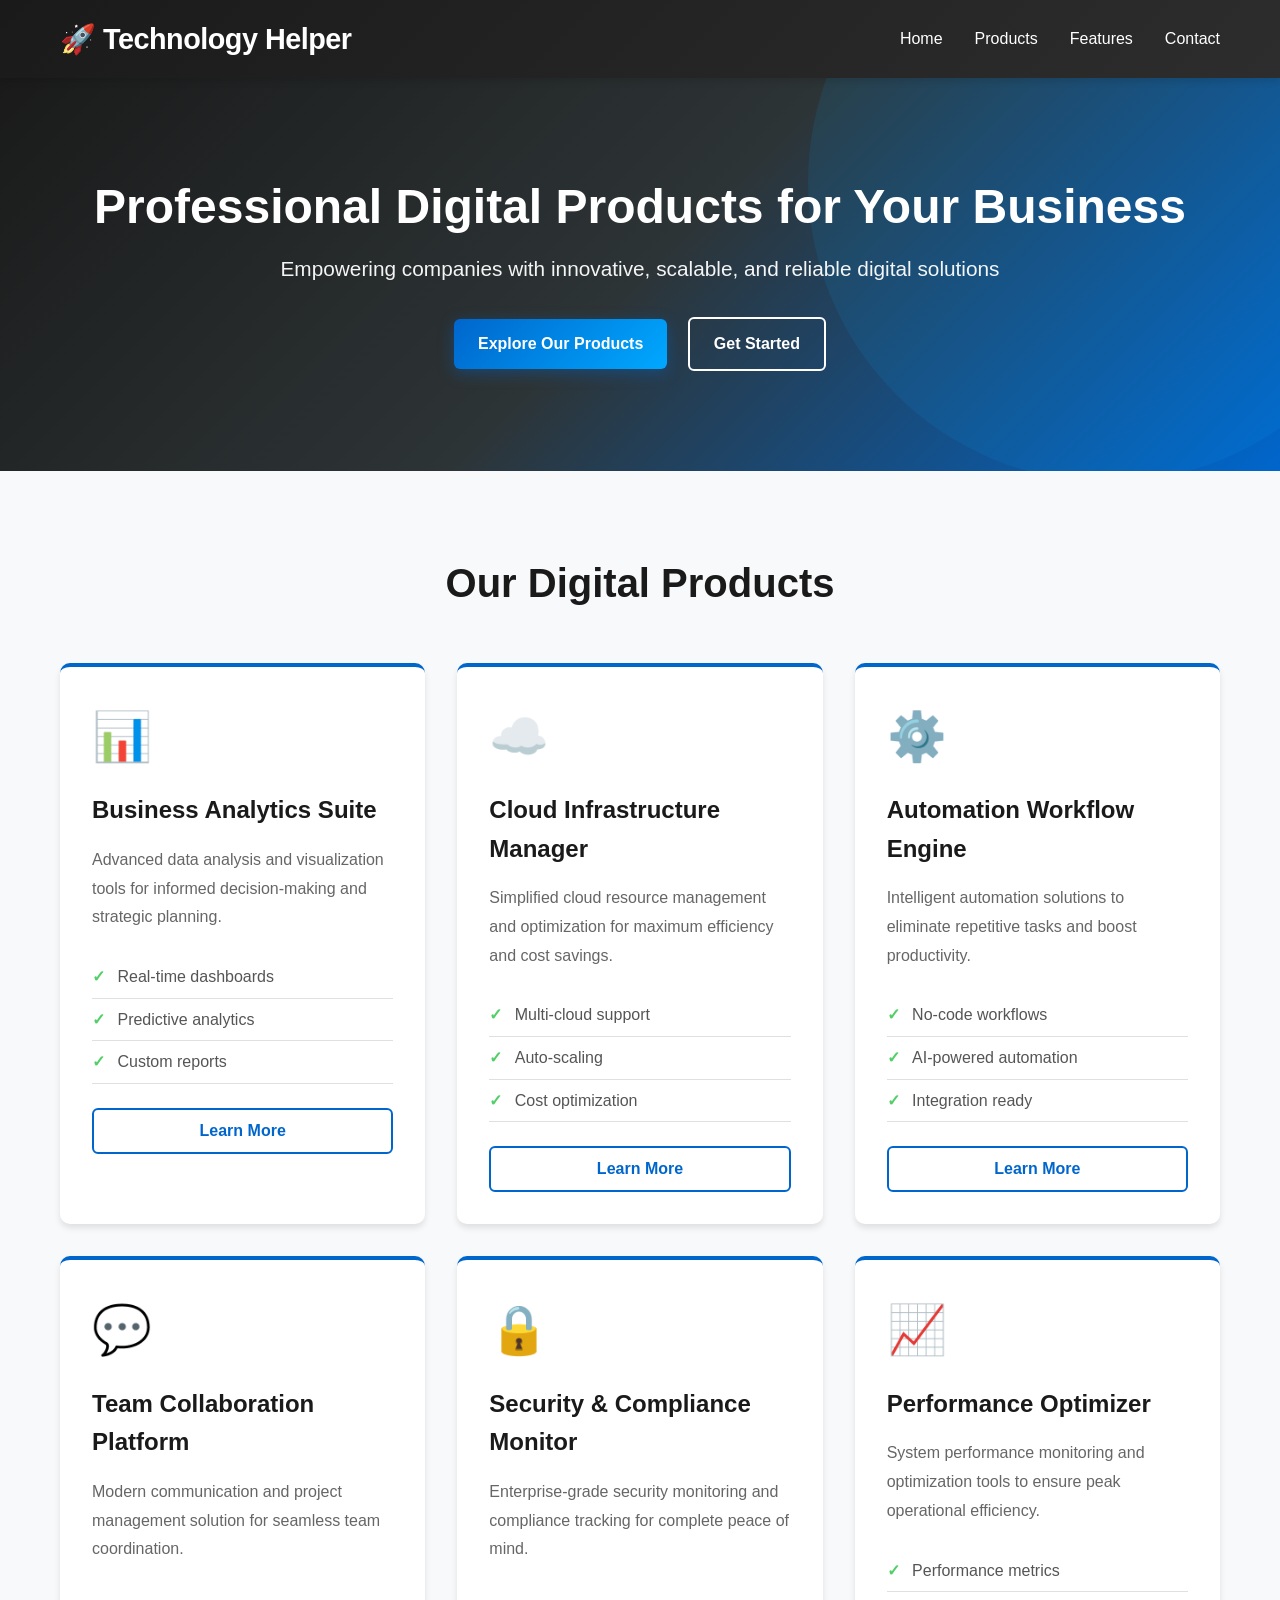
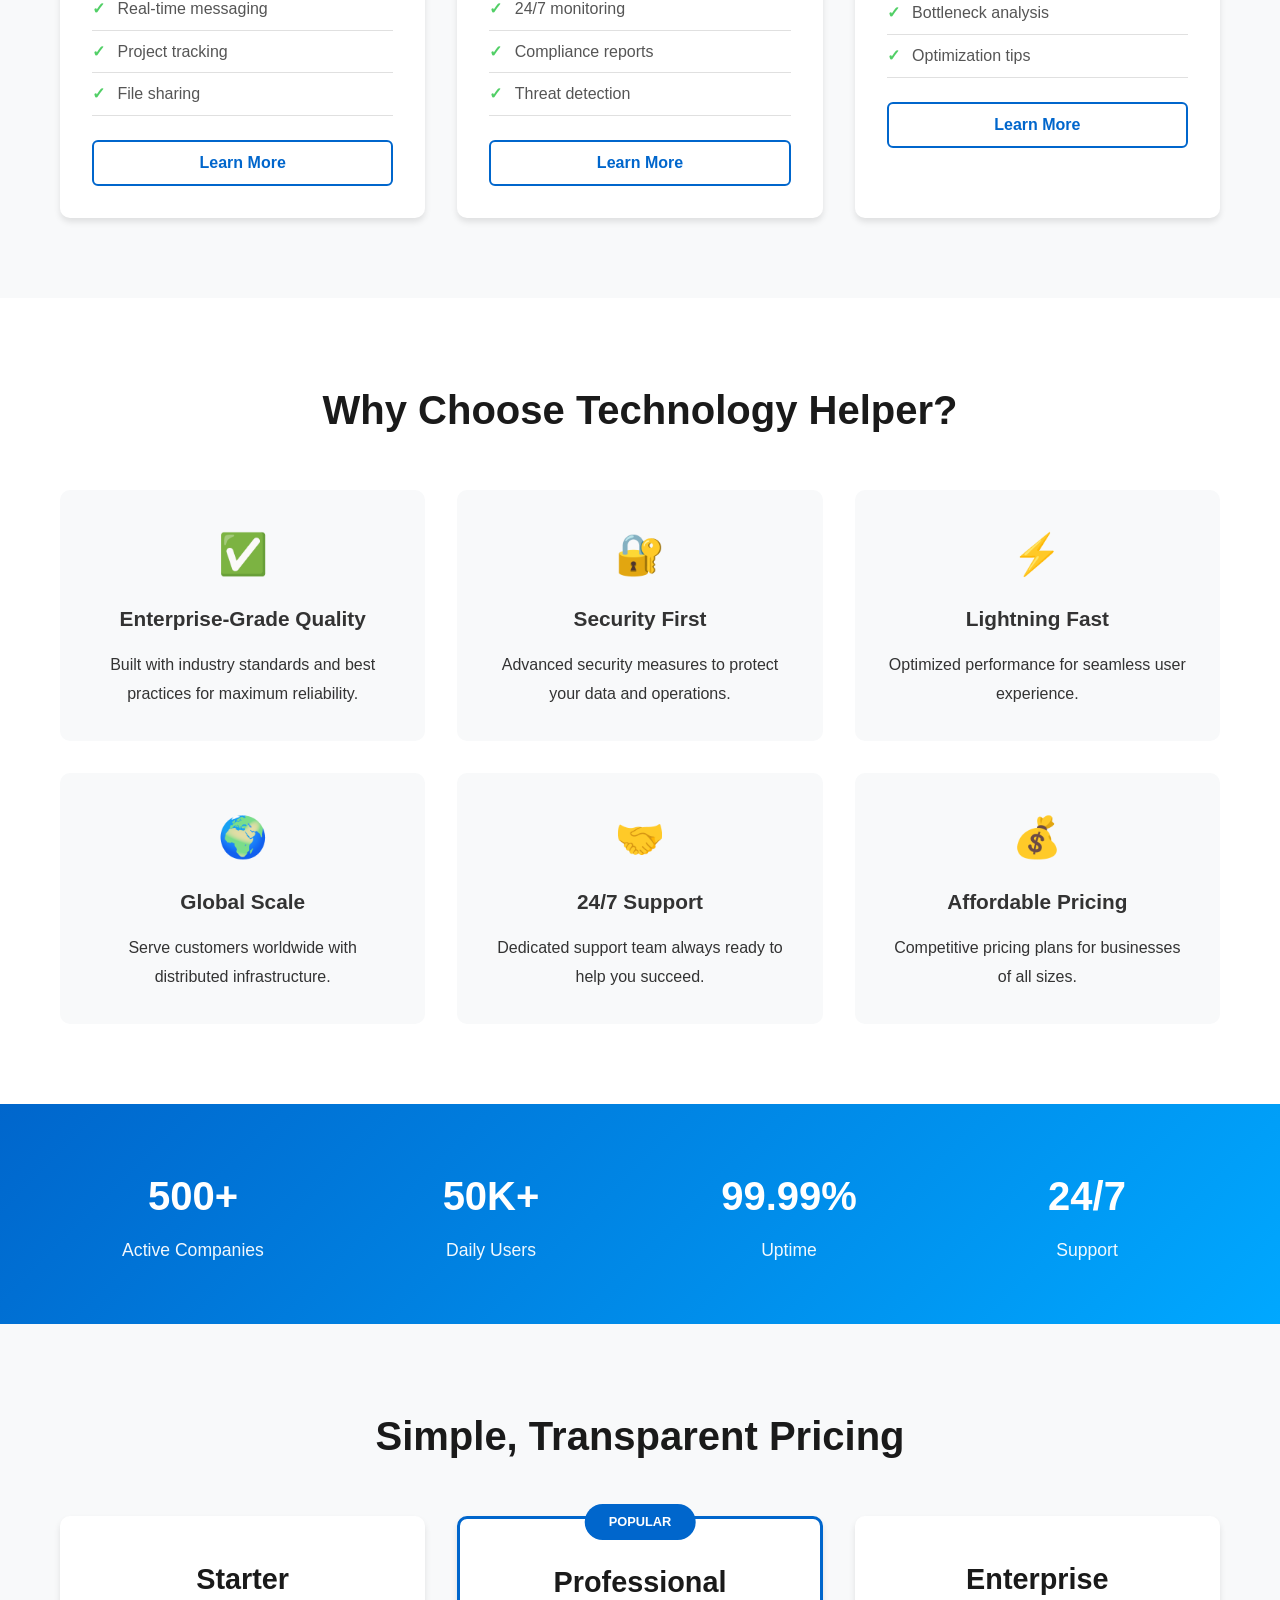
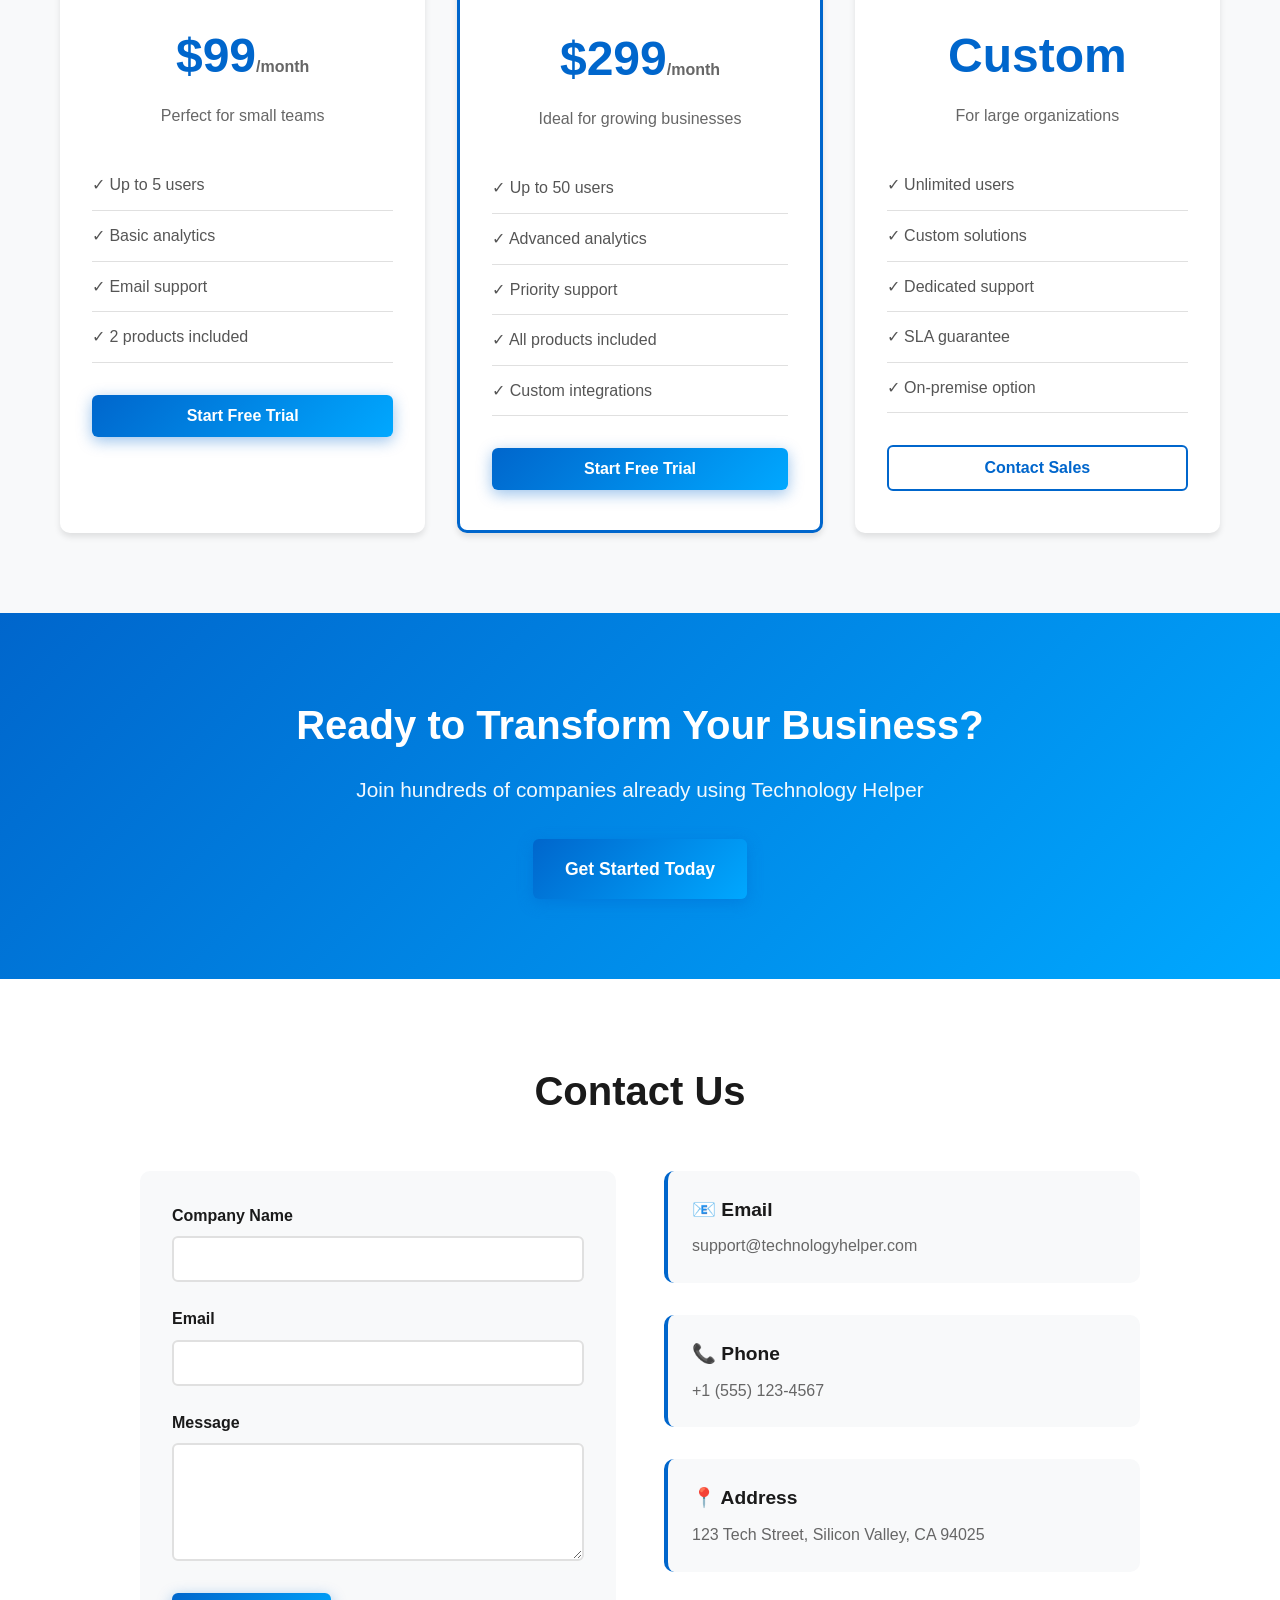
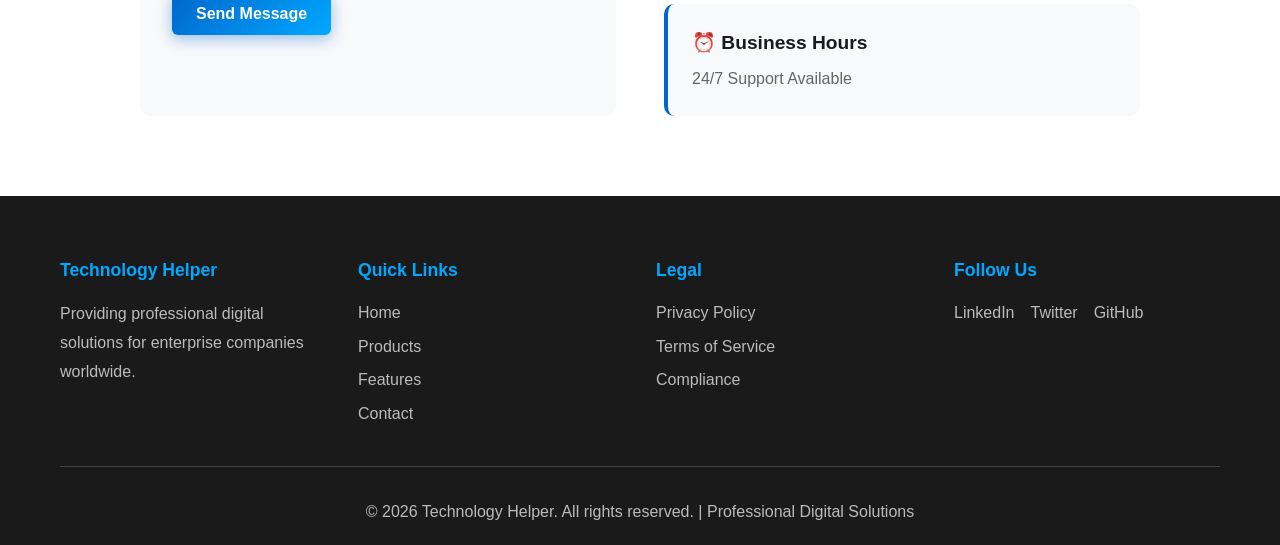
<file: index.html>
<!DOCTYPE html>
<html lang="en">
<head>
    <meta charset="UTF-8">
    <meta name="viewport" content="width=device-width, initial-scale=1.0">
    <meta name="description" content="Technology Helper - Professional Digital Products for Enterprise Companies">
    <meta name="keywords" content="digital products, enterprise solutions, business automation, cloud services">
    <title>Technology Helper - Digital Solutions for Companies</title>
    <link rel="stylesheet" href="styles.css">
</head>
<body>
    <!-- Navigation -->
    <nav class="navbar">
        <div class="container">
            <div class="logo">
                <h1>🚀 Technology Helper</h1>
            </div>
            <ul class="nav-links">
                <li><a href="#home">Home</a></li>
                <li><a href="#products">Products</a></li>
                <li><a href="#features">Features</a></li>
                <li><a href="#contact">Contact</a></li>
            </ul>
        </div>
    </nav>

    <!-- Hero Section -->
    <section id="home" class="hero">
        <div class="container">
            <div class="hero-content">
                <h1>Professional Digital Products for Your Business</h1>
                <p>Empowering companies with innovative, scalable, and reliable digital solutions</p>
                <a href="#products" class="btn btn-primary">Explore Our Products</a>
                <a href="#contact" class="btn btn-secondary">Get Started</a>
            </div>
        </div>
    </section>

    <!-- Products Section -->
    <section id="products" class="products">
        <div class="container">
            <h2>Our Digital Products</h2>
            <div class="products-grid">
                <div class="product-card">
                    <div class="product-icon">📊</div>
                    <h3>Business Analytics Suite</h3>
                    <p>Advanced data analysis and visualization tools for informed decision-making and strategic planning.</p>
                    <ul class="features-list">
                        <li>Real-time dashboards</li>
                        <li>Predictive analytics</li>
                        <li>Custom reports</li>
                    </ul>
                    <button class="btn btn-outline">Learn More</button>
                </div>

                <div class="product-card">
                    <div class="product-icon">☁️</div>
                    <h3>Cloud Infrastructure Manager</h3>
                    <p>Simplified cloud resource management and optimization for maximum efficiency and cost savings.</p>
                    <ul class="features-list">
                        <li>Multi-cloud support</li>
                        <li>Auto-scaling</li>
                        <li>Cost optimization</li>
                    </ul>
                    <button class="btn btn-outline">Learn More</button>
                </div>

                <div class="product-card">
                    <div class="product-icon">⚙️</div>
                    <h3>Automation Workflow Engine</h3>
                    <p>Intelligent automation solutions to eliminate repetitive tasks and boost productivity.</p>
                    <ul class="features-list">
                        <li>No-code workflows</li>
                        <li>AI-powered automation</li>
                        <li>Integration ready</li>
                    </ul>
                    <button class="btn btn-outline">Learn More</button>
                </div>

                <div class="product-card">
                    <div class="product-icon">💬</div>
                    <h3>Team Collaboration Platform</h3>
                    <p>Modern communication and project management solution for seamless team coordination.</p>
                    <ul class="features-list">
                        <li>Real-time messaging</li>
                        <li>Project tracking</li>
                        <li>File sharing</li>
                    </ul>
                    <button class="btn btn-outline">Learn More</button>
                </div>

                <div class="product-card">
                    <div class="product-icon">🔒</div>
                    <h3>Security & Compliance Monitor</h3>
                    <p>Enterprise-grade security monitoring and compliance tracking for complete peace of mind.</p>
                    <ul class="features-list">
                        <li>24/7 monitoring</li>
                        <li>Compliance reports</li>
                        <li>Threat detection</li>
                    </ul>
                    <button class="btn btn-outline">Learn More</button>
                </div>

                <div class="product-card">
                    <div class="product-icon">📈</div>
                    <h3>Performance Optimizer</h3>
                    <p>System performance monitoring and optimization tools to ensure peak operational efficiency.</p>
                    <ul class="features-list">
                        <li>Performance metrics</li>
                        <li>Bottleneck analysis</li>
                        <li>Optimization tips</li>
                    </ul>
                    <button class="btn btn-outline">Learn More</button>
                </div>
            </div>
        </div>
    </section>

    <!-- Features Section -->
    <section id="features" class="features">
        <div class="container">
            <h2>Why Choose Technology Helper?</h2>
            <div class="features-grid">
                <div class="feature-item">
                    <div class="feature-icon">✅</div>
                    <h3>Enterprise-Grade Quality</h3>
                    <p>Built with industry standards and best practices for maximum reliability.</p>
                </div>
                <div class="feature-item">
                    <div class="feature-icon">🔐</div>
                    <h3>Security First</h3>
                    <p>Advanced security measures to protect your data and operations.</p>
                </div>
                <div class="feature-item">
                    <div class="feature-icon">⚡</div>
                    <h3>Lightning Fast</h3>
                    <p>Optimized performance for seamless user experience.</p>
                </div>
                <div class="feature-item">
                    <div class="feature-icon">🌍</div>
                    <h3>Global Scale</h3>
                    <p>Serve customers worldwide with distributed infrastructure.</p>
                </div>
                <div class="feature-item">
                    <div class="feature-icon">🤝</div>
                    <h3>24/7 Support</h3>
                    <p>Dedicated support team always ready to help you succeed.</p>
                </div>
                <div class="feature-item">
                    <div class="feature-icon">💰</div>
                    <h3>Affordable Pricing</h3>
                    <p>Competitive pricing plans for businesses of all sizes.</p>
                </div>
            </div>
        </div>
    </section>

    <!-- Stats Section -->
    <section class="stats">
        <div class="container">
            <div class="stat">
                <h3>500+</h3>
                <p>Active Companies</p>
            </div>
            <div class="stat">
                <h3>50K+</h3>
                <p>Daily Users</p>
            </div>
            <div class="stat">
                <h3>99.99%</h3>
                <p>Uptime</p>
            </div>
            <div class="stat">
                <h3>24/7</h3>
                <p>Support</p>
            </div>
        </div>
    </section>

    <!-- Pricing Section -->
    <section class="pricing">
        <div class="container">
            <h2>Simple, Transparent Pricing</h2>
            <div class="pricing-grid">
                <div class="pricing-card">
                    <h3>Starter</h3>
                    <div class="price">$99<span>/month</span></div>
                    <p>Perfect for small teams</p>
                    <ul class="pricing-features">
                        <li>✓ Up to 5 users</li>
                        <li>✓ Basic analytics</li>
                        <li>✓ Email support</li>
                        <li>✓ 2 products included</li>
                    </ul>
                    <button class="btn btn-primary">Start Free Trial</button>
                </div>

                <div class="pricing-card featured">
                    <div class="badge">POPULAR</div>
                    <h3>Professional</h3>
                    <div class="price">$299<span>/month</span></div>
                    <p>Ideal for growing businesses</p>
                    <ul class="pricing-features">
                        <li>✓ Up to 50 users</li>
                        <li>✓ Advanced analytics</li>
                        <li>✓ Priority support</li>
                        <li>✓ All products included</li>
                        <li>✓ Custom integrations</li>
                    </ul>
                    <button class="btn btn-primary">Start Free Trial</button>
                </div>

                <div class="pricing-card">
                    <h3>Enterprise</h3>
                    <div class="price">Custom</div>
                    <p>For large organizations</p>
                    <ul class="pricing-features">
                        <li>✓ Unlimited users</li>
                        <li>✓ Custom solutions</li>
                        <li>✓ Dedicated support</li>
                        <li>✓ SLA guarantee</li>
                        <li>✓ On-premise option</li>
                    </ul>
                    <button class="btn btn-outline">Contact Sales</button>
                </div>
            </div>
        </div>
    </section>

    <!-- CTA Section -->
    <section class="cta">
        <div class="container">
            <h2>Ready to Transform Your Business?</h2>
            <p>Join hundreds of companies already using Technology Helper</p>
            <a href="#contact" class="btn btn-primary btn-large">Get Started Today</a>
        </div>
    </section>

    <!-- Contact Section -->
    <section id="contact" class="contact">
        <div class="container">
            <h2>Contact Us</h2>
            <div class="contact-content">
                <form class="contact-form">
                    <div class="form-group">
                        <label for="name">Company Name</label>
                        <input type="text" id="name" name="name" required>
                    </div>
                    <div class="form-group">
                        <label for="email">Email</label>
                        <input type="email" id="email" name="email" required>
                    </div>
                    <div class="form-group">
                        <label for="message">Message</label>
                        <textarea id="message" name="message" rows="5" required></textarea>
                    </div>
                    <button type="submit" class="btn btn-primary">Send Message</button>
                </form>
                <div class="contact-info">
                    <div class="info-item">
                        <h4>📧 Email</h4>
                        <p>support@technologyhelper.com</p>
                    </div>
                    <div class="info-item">
                        <h4>📞 Phone</h4>
                        <p>+1 (555) 123-4567</p>
                    </div>
                    <div class="info-item">
                        <h4>📍 Address</h4>
                        <p>123 Tech Street, Silicon Valley, CA 94025</p>
                    </div>
                    <div class="info-item">
                        <h4>⏰ Business Hours</h4>
                        <p>24/7 Support Available</p>
                    </div>
                </div>
            </div>
        </div>
    </section>

    <!-- Footer -->
    <footer class="footer">
        <div class="container">
            <div class="footer-content">
                <div class="footer-section">
                    <h4>Technology Helper</h4>
                    <p>Providing professional digital solutions for enterprise companies worldwide.</p>
                </div>
                <div class="footer-section">
                    <h4>Quick Links</h4>
                    <ul>
                        <li><a href="#home">Home</a></li>
                        <li><a href="#products">Products</a></li>
                        <li><a href="#features">Features</a></li>
                        <li><a href="#contact">Contact</a></li>
                    </ul>
                </div>
                <div class="footer-section">
                    <h4>Legal</h4>
                    <ul>
                        <li><a href="#">Privacy Policy</a></li>
                        <li><a href="#">Terms of Service</a></li>
                        <li><a href="#">Compliance</a></li>
                    </ul>
                </div>
                <div class="footer-section">
                    <h4>Follow Us</h4>
                    <ul class="social-links">
                        <li><a href="#">LinkedIn</a></li>
                        <li><a href="#">Twitter</a></li>
                        <li><a href="#">GitHub</a></li>
                    </ul>
                </div>
            </div>
            <div class="footer-bottom">
                <p>&copy; 2026 Technology Helper. All rights reserved. | Professional Digital Solutions</p>
            </div>
        </div>
    </footer>

    <script src="script.js"></script>
</body>
</html>
</file>
<file: styles.css>
/* ============================================
   GLOBAL STYLES
   ============================================ */

* {
    margin: 0;
    padding: 0;
    box-sizing: border-box;
}

:root {
    --primary-color: #0066cc;
    --secondary-color: #00a8ff;
    --dark-color: #1a1a1a;
    --light-color: #f8f9fa;
    --accent-color: #ff6b6b;
    --success-color: #51cf66;
    --text-color: #333333;
    --border-color: #e0e0e0;
    --shadow: 0 4px 6px rgba(0, 0, 0, 0.1);
    --shadow-lg: 0 10px 25px rgba(0, 0, 0, 0.15);
    --transition: all 0.3s ease;
}

html {
    scroll-behavior: smooth;
}

body {
    font-family: 'Segoe UI', Tahoma, Geneva, Verdana, sans-serif;
    line-height: 1.6;
    color: var(--text-color);
    background-color: #ffffff;
}

.container {
    max-width: 1200px;
    margin: 0 auto;
    padding: 0 20px;
}

/* ============================================
   NAVIGATION
   ============================================ */

.navbar {
    background: linear-gradient(135deg, var(--dark-color) 0%, #2d2d2d 100%);
    color: white;
    padding: 1rem 0;
    position: sticky;
    top: 0;
    z-index: 1000;
    box-shadow: var(--shadow);
}

.navbar .container {
    display: flex;
    justify-content: space-between;
    align-items: center;
}

.logo h1 {
    font-size: 1.8rem;
    font-weight: 700;
    letter-spacing: -0.5px;
}

.nav-links {
    display: flex;
    list-style: none;
    gap: 2rem;
}

.nav-links a {
    color: white;
    text-decoration: none;
    font-weight: 500;
    transition: var(--transition);
    padding: 0.5rem 0;
    border-bottom: 2px solid transparent;
}

.nav-links a:hover {
    color: var(--secondary-color);
    border-bottom-color: var(--secondary-color);
}

/* ============================================
   BUTTONS
   ============================================ */

.btn {
    display: inline-block;
    padding: 0.75rem 1.5rem;
    border-radius: 6px;
    text-decoration: none;
    font-weight: 600;
    transition: var(--transition);
    border: none;
    cursor: pointer;
    font-size: 1rem;
}

.btn-primary {
    background: linear-gradient(135deg, var(--primary-color) 0%, var(--secondary-color) 100%);
    color: white;
    box-shadow: 0 4px 15px rgba(0, 102, 204, 0.4);
}

.btn-primary:hover {
    transform: translateY(-2px);
    box-shadow: 0 6px 20px rgba(0, 102, 204, 0.6);
}

.btn-secondary {
    background: transparent;
    color: white;
    border: 2px solid white;
}

.btn-secondary:hover {
    background: white;
    color: var(--primary-color);
}

.btn-outline {
    background: transparent;
    color: var(--primary-color);
    border: 2px solid var(--primary-color);
}

.btn-outline:hover {
    background: var(--primary-color);
    color: white;
}

.btn-large {
    padding: 1rem 2rem;
    font-size: 1.1rem;
}

/* ============================================
   HERO SECTION
   ============================================ */

.hero {
    background: linear-gradient(135deg, var(--dark-color) 0%, #2d3436 50%, var(--primary-color) 100%);
    color: white;
    padding: 100px 20px;
    text-align: center;
    position: relative;
    overflow: hidden;
}

.hero::before {
    content: '';
    position: absolute;
    top: -50%;
    right: -10%;
    width: 600px;
    height: 600px;
    background: rgba(0, 168, 255, 0.1);
    border-radius: 50%;
    z-index: 0;
}

.hero-content {
    position: relative;
    z-index: 1;
}

.hero h1 {
    font-size: 3rem;
    margin-bottom: 1rem;
    font-weight: 700;
    line-height: 1.2;
}

.hero p {
    font-size: 1.3rem;
    margin-bottom: 2rem;
    opacity: 0.95;
}

.hero .btn {
    margin: 0 0.5rem;
}

/* ============================================
   PRODUCTS SECTION
   ============================================ */

.products {
    padding: 80px 20px;
    background: var(--light-color);
}

.products h2 {
    text-align: center;
    font-size: 2.5rem;
    margin-bottom: 3rem;
    color: var(--dark-color);
}

.products-grid {
    display: grid;
    grid-template-columns: repeat(auto-fit, minmax(320px, 1fr));
    gap: 2rem;
}

.product-card {
    background: white;
    border-radius: 10px;
    padding: 2rem;
    box-shadow: var(--shadow);
    transition: var(--transition);
    border-top: 4px solid var(--primary-color);
}

.product-card:hover {
    transform: translateY(-10px);
    box-shadow: var(--shadow-lg);
}

.product-icon {
    font-size: 3rem;
    margin-bottom: 1rem;
}

.product-card h3 {
    font-size: 1.5rem;
    margin-bottom: 1rem;
    color: var(--dark-color);
}

.product-card p {
    color: #666;
    margin-bottom: 1.5rem;
    line-height: 1.8;
}

.features-list {
    list-style: none;
    margin-bottom: 1.5rem;
}

.features-list li {
    padding: 0.5rem 0;
    color: #555;
    border-bottom: 1px solid var(--border-color);
}

.features-list li:before {
    content: '✓ ';
    color: var(--success-color);
    font-weight: bold;
    margin-right: 0.5rem;
}

.product-card .btn {
    width: 100%;
    text-align: center;
}

/* ============================================
   FEATURES SECTION
   ============================================ */

.features {
    padding: 80px 20px;
    background: white;
}

.features h2 {
    text-align: center;
    font-size: 2.5rem;
    margin-bottom: 3rem;
    color: var(--dark-color);
}

.features-grid {
    display: grid;
    grid-template-columns: repeat(auto-fit, minmax(300px, 1fr));
    gap: 2rem;
}

.feature-item {
    text-align: center;
    padding: 2rem;
    background: var(--light-color);
    border-radius: 10px;
    transition: var(--transition);
}

.feature-item:hover {
    background: var(--primary-color);
    color: white;
    transform: translateY(-5px);
}

.feature-icon {
    font-size: 2.5rem;
    margin-bottom: 1rem;
}

.feature-item h3 {
    font-size: 1.3rem;
    margin-bottom: 1rem;
}

.feature-item p {
    line-height: 1.8;
}

/* ============================================
   STATS SECTION
   ============================================ */

.stats {
    background: linear-gradient(135deg, var(--primary-color) 0%, var(--secondary-color) 100%);
    color: white;
    padding: 60px 20px;
}

.stats .container {
    display: grid;
    grid-template-columns: repeat(auto-fit, minmax(200px, 1fr));
    gap: 2rem;
    text-align: center;
}

.stat h3 {
    font-size: 2.5rem;
    margin-bottom: 0.5rem;
    font-weight: 700;
}

.stat p {
    font-size: 1.1rem;
    opacity: 0.95;
}

/* ============================================
   PRICING SECTION
   ============================================ */

.pricing {
    padding: 80px 20px;
    background: var(--light-color);
}

.pricing h2 {
    text-align: center;
    font-size: 2.5rem;
    margin-bottom: 3rem;
    color: var(--dark-color);
}

.pricing-grid {
    display: grid;
    grid-template-columns: repeat(auto-fit, minmax(300px, 1fr));
    gap: 2rem;
    max-width: 1200px;
    margin: 0 auto;
}

.pricing-card {
    background: white;
    border-radius: 10px;
    padding: 2.5rem 2rem;
    text-align: center;
    box-shadow: var(--shadow);
    transition: var(--transition);
    position: relative;
}

.pricing-card:hover {
    transform: translateY(-10px);
    box-shadow: var(--shadow-lg);
}

.pricing-card.featured {
    border: 3px solid var(--primary-color);
    transform: scale(1.05);
}

.pricing-card.featured:hover {
    transform: scale(1.05) translateY(-10px);
}

.badge {
    position: absolute;
    top: -15px;
    left: 50%;
    transform: translateX(-50%);
    background: var(--primary-color);
    color: white;
    padding: 0.5rem 1.5rem;
    border-radius: 20px;
    font-size: 0.8rem;
    font-weight: 700;
}

.pricing-card h3 {
    font-size: 1.8rem;
    margin-bottom: 1rem;
    color: var(--dark-color);
}

.price {
    font-size: 3rem;
    color: var(--primary-color);
    font-weight: 700;
    margin-bottom: 0.5rem;
}

.price span {
    font-size: 1rem;
    color: #666;
}

.pricing-card > p {
    color: #666;
    margin-bottom: 2rem;
}

.pricing-features {
    list-style: none;
    text-align: left;
    margin-bottom: 2rem;
}

.pricing-features li {
    padding: 0.75rem 0;
    border-bottom: 1px solid var(--border-color);
    color: #555;
}

.pricing-card .btn {
    width: 100%;
}

/* ============================================
   CTA SECTION
   ============================================ */

.cta {
    background: linear-gradient(135deg, var(--primary-color) 0%, var(--secondary-color) 100%);
    color: white;
    padding: 80px 20px;
    text-align: center;
}

.cta h2 {
    font-size: 2.5rem;
    margin-bottom: 1rem;
}

.cta p {
    font-size: 1.3rem;
    margin-bottom: 2rem;
    opacity: 0.95;
}

/* ============================================
   CONTACT SECTION
   ============================================ */

.contact {
    padding: 80px 20px;
    background: white;
}

.contact h2 {
    text-align: center;
    font-size: 2.5rem;
    margin-bottom: 3rem;
    color: var(--dark-color);
}

.contact-content {
    display: grid;
    grid-template-columns: 1fr 1fr;
    gap: 3rem;
    max-width: 1000px;
    margin: 0 auto;
}

.contact-form {
    background: var(--light-color);
    padding: 2rem;
    border-radius: 10px;
}

.form-group {
    margin-bottom: 1.5rem;
}

.form-group label {
    display: block;
    margin-bottom: 0.5rem;
    font-weight: 600;
    color: var(--dark-color);
}

.form-group input,
.form-group textarea {
    width: 100%;
    padding: 0.75rem;
    border: 2px solid var(--border-color);
    border-radius: 6px;
    font-family: inherit;
    font-size: 1rem;
    transition: var(--transition);
}

.form-group input:focus,
.form-group textarea:focus {
    outline: none;
    border-color: var(--primary-color);
    box-shadow: 0 0 0 3px rgba(0, 102, 204, 0.1);
}

.contact-info {
    display: flex;
    flex-direction: column;
    gap: 2rem;
}

.info-item {
    background: var(--light-color);
    padding: 1.5rem;
    border-radius: 10px;
    border-left: 4px solid var(--primary-color);
}

.info-item h4 {
    font-size: 1.2rem;
    margin-bottom: 0.5rem;
    color: var(--dark-color);
}

.info-item p {
    color: #666;
}

/* ============================================
   FOOTER
   ============================================ */

.footer {
    background: var(--dark-color);
    color: white;
    padding: 60px 20px 20px;
}

.footer-content {
    display: grid;
    grid-template-columns: repeat(auto-fit, minmax(250px, 1fr));
    gap: 2rem;
    margin-bottom: 2rem;
}

.footer-section h4 {
    margin-bottom: 1rem;
    color: var(--secondary-color);
    font-size: 1.1rem;
}

.footer-section p {
    color: #bbb;
    line-height: 1.8;
}

.footer-section ul {
    list-style: none;
}

.footer-section ul li {
    margin-bottom: 0.5rem;
}

.footer-section a {
    color: #bbb;
    text-decoration: none;
    transition: var(--transition);
}

.footer-section a:hover {
    color: var(--secondary-color);
}

.social-links {
    display: flex;
    gap: 1rem;
}

.footer-bottom {
    text-align: center;
    padding-top: 2rem;
    border-top: 1px solid #444;
    color: #bbb;
}

/* ============================================
   RESPONSIVE DESIGN
   ============================================ */

@media (max-width: 768px) {
    .nav-links {
        gap: 1rem;
        font-size: 0.9rem;
    }

    .hero h1 {
        font-size: 2rem;
    }

    .hero p {
        font-size: 1rem;
    }

    .products h2,
    .features h2,
    .contact h2,
    .cta h2 {
        font-size: 2rem;
    }

    .products-grid,
    .features-grid,
    .pricing-grid {
        grid-template-columns: 1fr;
    }

    .pricing-card.featured {
        transform: scale(1);
    }

    .pricing-card.featured:hover {
        transform: translateY(-10px);
    }

    .contact-content {
        grid-template-columns: 1fr;
        gap: 2rem;
    }

    .stats .container {
        grid-template-columns: repeat(2, 1fr);
    }

    .hero .btn {
        display: block;
        margin: 0.5rem 0;
    }
}

@media (max-width: 480px) {
    .navbar .container {
        flex-direction: column;
        gap: 1rem;
    }

    .nav-links {
        flex-direction: column;
        gap: 0.5rem;
        width: 100%;
    }

    .hero {
        padding: 60px 20px;
    }

    .hero h1 {
        font-size: 1.5rem;
    }

    .btn {
        padding: 0.6rem 1.2rem;
        font-size: 0.9rem;
    }

    .products,
    .features,
    .contact,
    .pricing {
        padding: 40px 20px;
    }

    .stats .container {
        grid-template-columns: 1fr;
    }
}

/* ============================================
   ANIMATIONS
   ============================================ */

@keyframes fadeIn {
    from {
        opacity: 0;
        transform: translateY(20px);
    }
    to {
        opacity: 1;
        transform: translateY(0);
    }
}

.product-card,
.feature-item,
.pricing-card {
    animation: fadeIn 0.5s ease-out forwards;
}

.product-card:nth-child(1) { animation-delay: 0.1s; }
.product-card:nth-child(2) { animation-delay: 0.2s; }
.product-card:nth-child(3) { animation-delay: 0.3s; }
.product-card:nth-child(4) { animation-delay: 0.4s; }
.product-card:nth-child(5) { animation-delay: 0.5s; }
.product-card:nth-child(6) { animation-delay: 0.6s; }
</file>
